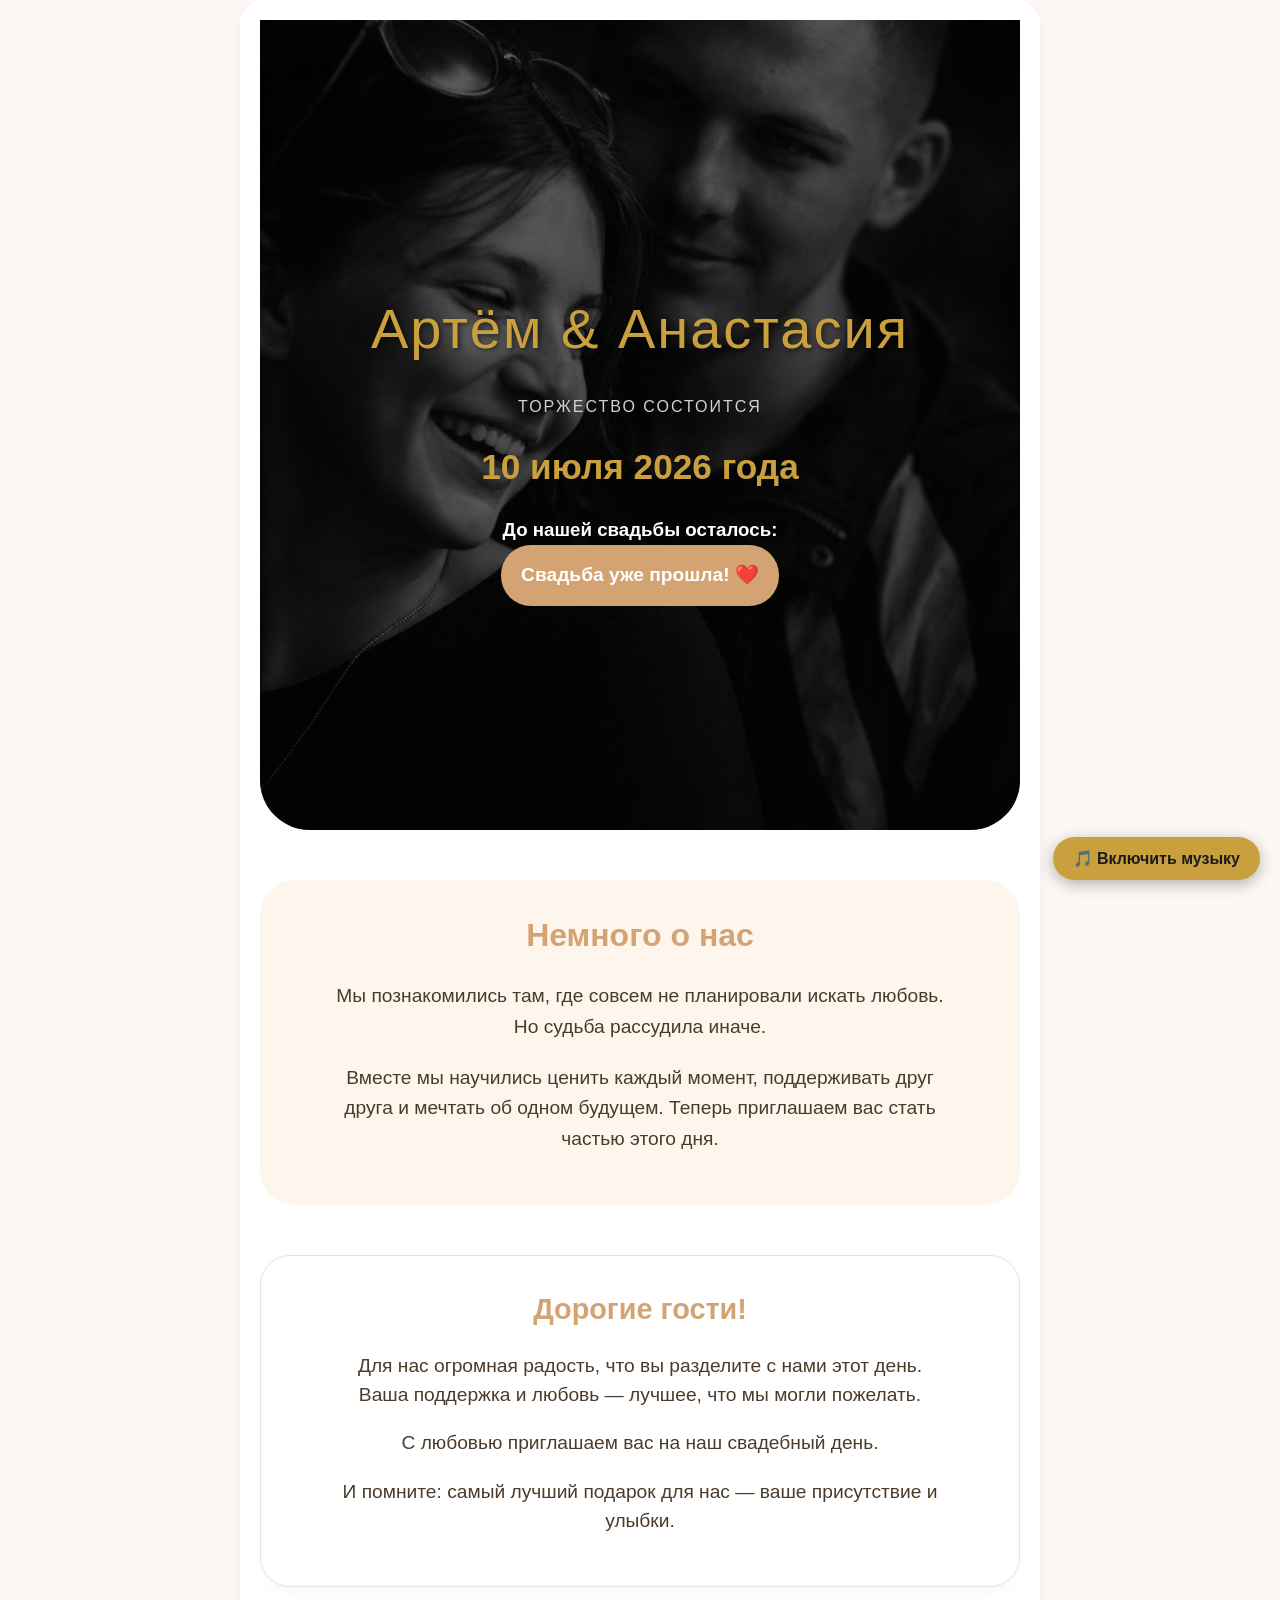
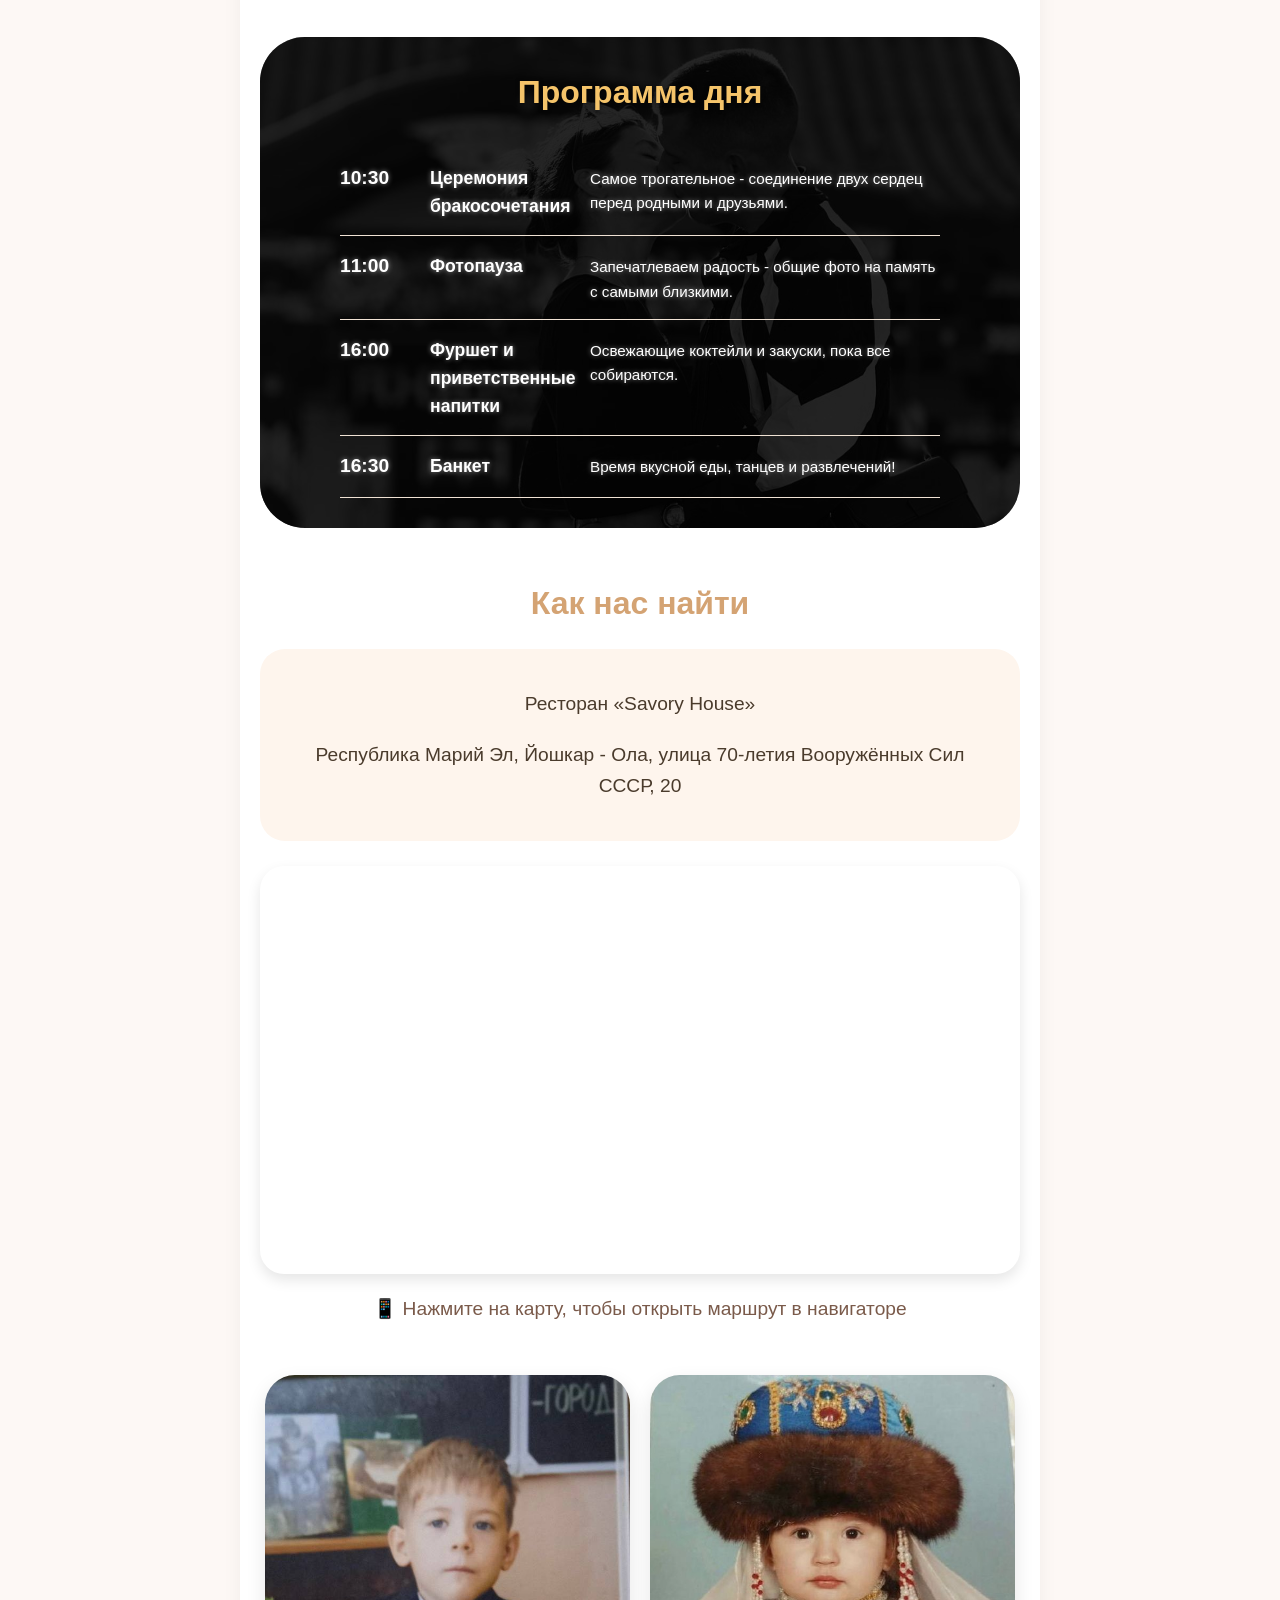
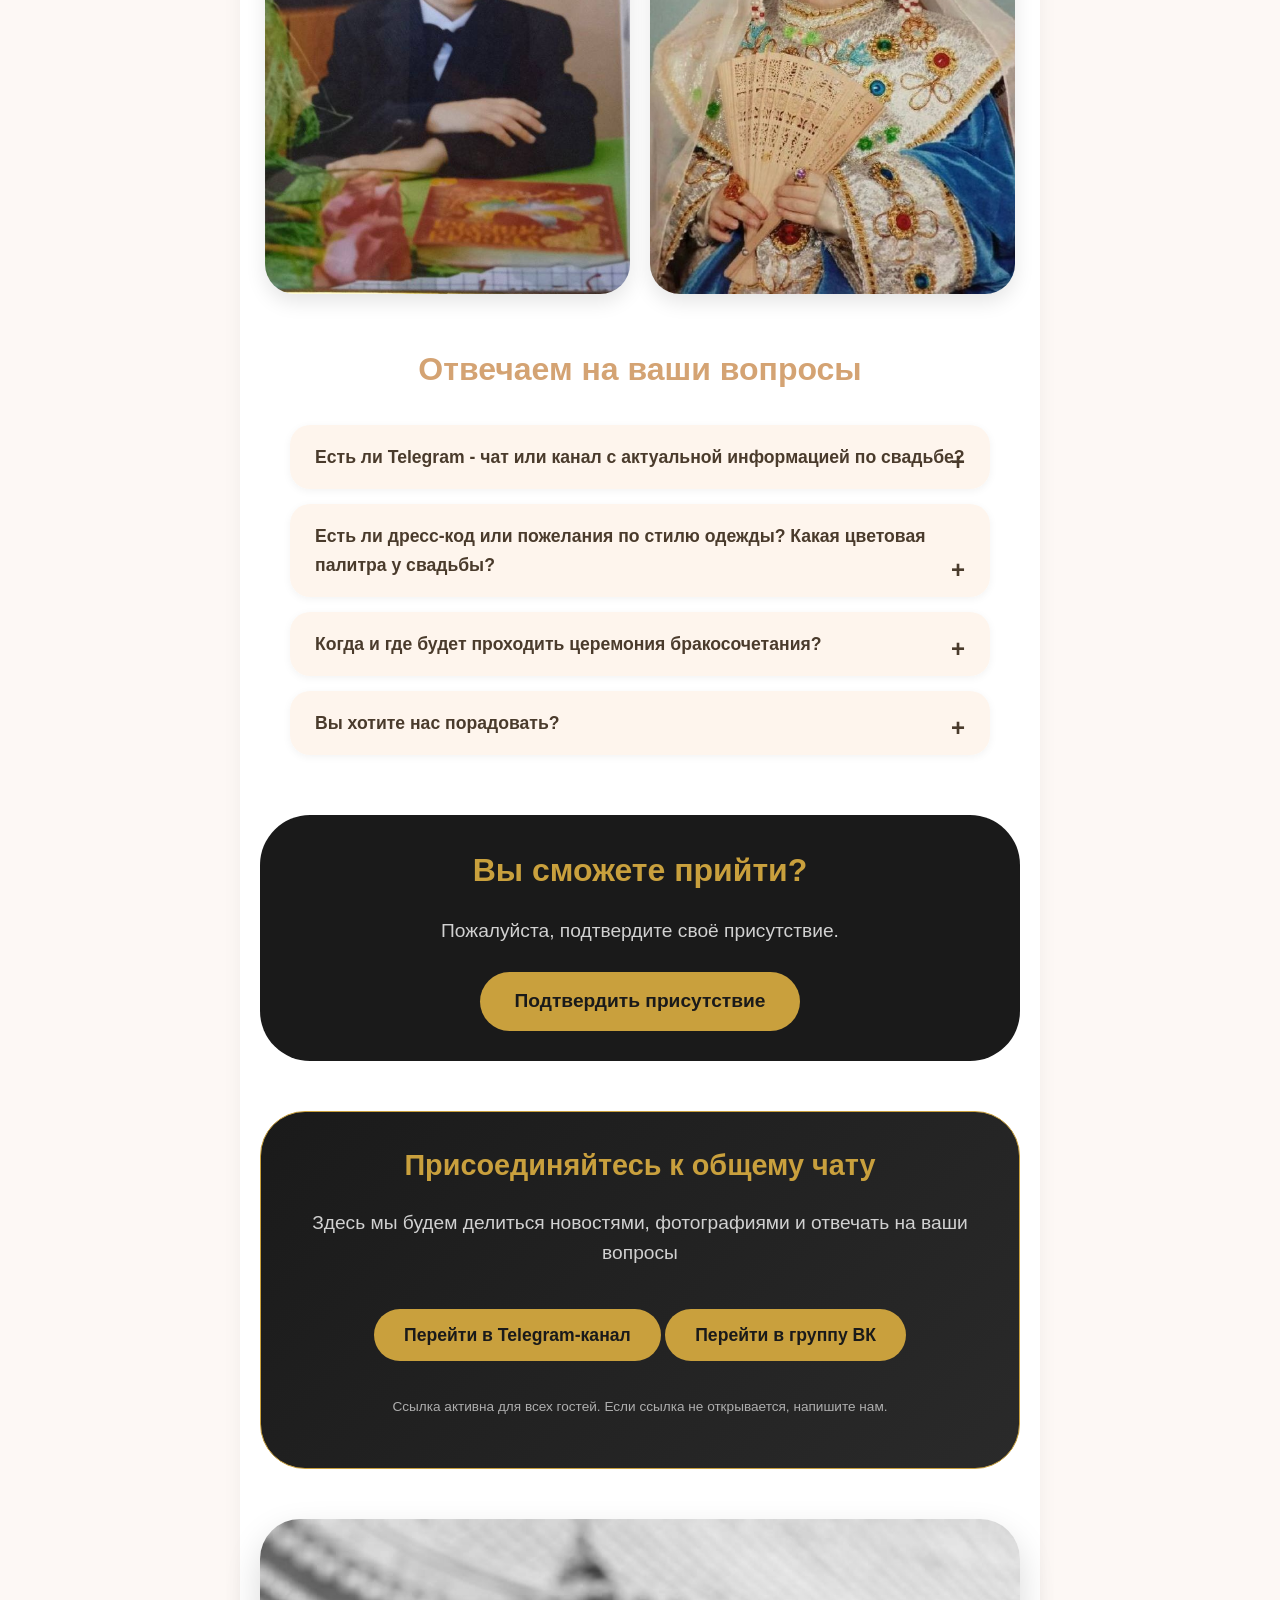
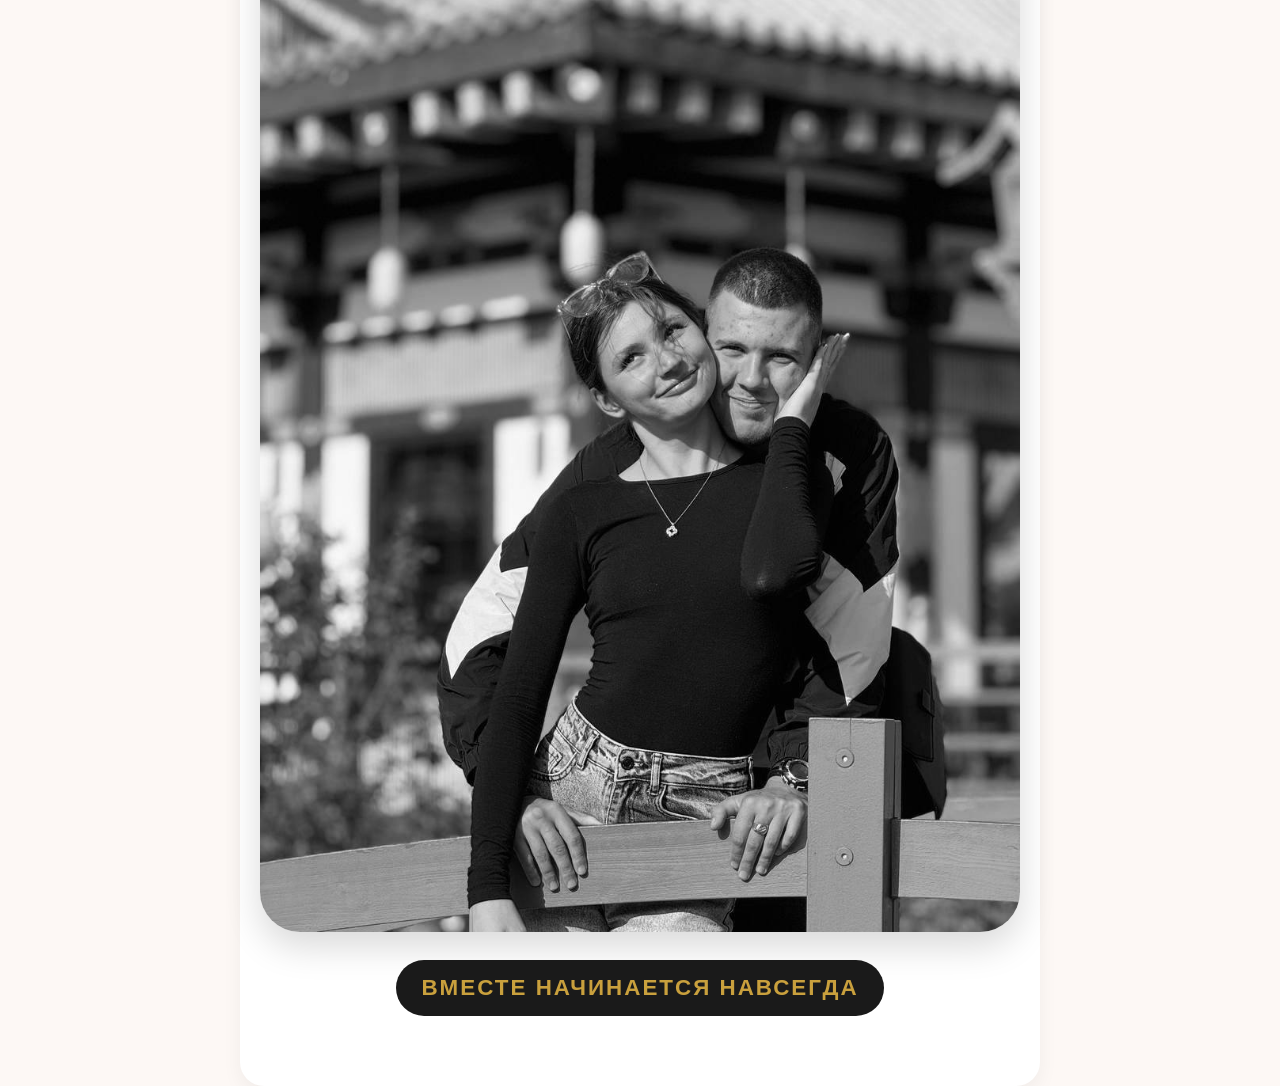
<file: index.html>
<!DOCTYPE html>
<html lang="ru">
<head>
    <meta charset="UTF-8">
    <meta name="viewport" content="width=device-width, initial-scale=1.0, user-scalable=yes">
    <title>Приглашение на свадьбу</title>
    <link rel="stylesheet" href="style.css">
</head>
<body>

    <!-- Здесь будет весь контент сайта -->
    <main>
        <!-- 1. Герой-блок с фоновой фотографией -->
    <div class="hero" id="hero">
        <div class="hero-overlay"></div>
        <div class="hero-content">
            <h1 class="names">Артём & Анастасия</h1>
            <div class="wedding-date-hero">
                <p class="date-label">Торжество состоится</p>
                <p class="date-full">10 июля 2026 года</p>
            </div>
            <!-- Таймер можно тоже оставить здесь, если хочешь -->
            <!-- 3. Таймер до свадьбы -->
        <h3>До нашей свадьбы осталось:</h3>
        <div class="timer" id="timer">
            <div><span id="days">0</span> дней</div>
            <div><span id="hours">0</span> часов</div>
            <div><span id="minutes">0</span> минут</div>
            <div><span id="seconds">0</span> секунд</div>
        </div>
        </div>
    </div>

<!-- 4. Немного о нас -->
    <div class="about-us">
        <h2>Немного о нас</h2>
        <div class="about-text">
            <p>Мы познакомились там, где совсем не планировали искать любовь. Но судьба рассудила иначе.</p>
            <p>Вместе мы научились ценить каждый момент, поддерживать друг друга и мечтать об одном будущем. Теперь приглашаем вас стать частью этого дня.</p>
        </div>
    </div>  
    
    <!-- 5. Обращение к гостям -->
    <div class="guests-message">
        <h2>Дорогие гости!</h2>
        <div class="message-text">
            <p>Для нас огромная радость, что вы разделите с нами этот день. Ваша поддержка и любовь — лучшее, что мы могли пожелать.</p>
            <p>С любовью приглашаем вас на наш свадебный день.</p>
            <p>И помните: самый лучший подарок для нас — ваше присутствие и улыбки.</p>
        </div>
    </div>  

    <!-- 6. Программа свадьбы -->
    <div class="program">
        <h2>Программа дня</h2>
        <div class="timeline">
            <div class="timeline-item">
                <div class="time">10:30</div>
                <div class="event">Церемония бракосочетания</div>
                <div class="desc">Самое трогательное - соединение двух сердец перед родными и друзьями.</div>
            </div>
            <div class="timeline-item">
                <div class="time">11:00</div>
                <div class="event">Фотопауза</div>
                <div class="desc">Запечатлеваем радость - общие фото на память с самыми близкими.</div>
            </div>
            <div class="timeline-item">
                <div class="time">16:00</div>
                <div class="event">Фуршет и приветственные напитки</div>
                <div class="desc">Освежающие коктейли и закуски, пока все собираются.</div>
            </div>
            <div class="timeline-item">
                <div class="time">16:30</div>
                <div class="event">Банкет</div>
                <div class="desc">Время вкусной еды, танцев и развлечений!</div>
            </div>
        </div>
    </div>

    <!-- 7. Место проведения -->
    <div class="location">
        <h2>Как нас найти</h2>
        <div class="address">
            <p>Ресторан «Savory House»</p>
            <p>Республика Марий Эл, Йошкар - Ола, улица 70-летия Вооружённых Сил СССР, 20</p>
        </div>
        <div class="map-container">
            <iframe 
                src="https://yandex.ru/map-widget/v1/?ll=47.891694,56.621644&z=17&pt=47.891694,56.621644"
                width="100%" height="400" style="border:0;" allowfullscreen="" loading="lazy">
            </iframe>
        </div>
        <div class="map-hint">
            <p>📱 Нажмите на карту, чтобы открыть маршрут в навигаторе</p>
        </div>
    </div>

    <!-- Коллаж из двух фотографий -->
    <div class="collage-2">
        <img src="images/photo1.jpg" alt="Фото 1">
        <img src="images/photo2.jpg" alt="Фото 2">
    </div>

     <!-- 8. Отвечаем на ваши вопросы -->
    <div class="faq">
        <h2>Отвечаем на ваши вопросы</h2>
        <div class="faq-list">
            <div class="faq-item">
                <div class="faq-question">Есть ли Telegram - чат или канал с актуальной информацией по свадьбе?</div>
                <div class="faq-answer">Да! Чуть ниже вы увидите иконку для перехода в свадебный канал. Важно! Если у вас не работает Telegram, то есть иконка с группой в ВК! </div>
            </div>
            <div class="faq-item">
    <div class="faq-question">Есть ли дресс-код или пожелания по стилю одежды? Какая цветовая палитра у свадьбы?</div>
    <div class="faq-answer">
        <p>Пожалуйста, приходите в красивой одежде, которая соответствует торжественному настроению. Мы будем рады, если вы поддержите цветовую палитру нашей свадьбы:</p>
        <div class="faq-palette">
            <div class="faq-color" style="background-color: #1A1A1A;"></div>
            <div class="faq-color" style="background-color: #4A4A4A;"></div>
            <div class="faq-color" style="background-color: #D1D1D1;"></div>
            <div class="faq-color" style="background-color: #D4AF37;"></div>
        </div>
        <p>Ориентируйтесь на эти оттенки.</p>
    </div>
</div>
            <div class="faq-item">
                <div class="faq-question">Когда и где будет проходить церемония бракосочетания?</div>
                <div class="faq-answer">ЗАГС г.Йошкар-Ола, Набережная Брюгге, 5</div>
            </div>
            <div class="faq-item">
                <div class="faq-question">Вы хотите нас порадовать?</div>
                <div class="faq-answer">Конечно вы хотите нас порадовать! Обязательная вещь, которую мы ждем от вас, небольшое дополнение к вашему подарку - ЭТО ЛОТЕРЕЙНЫЙ БИЛЕТ!:)</div>
            </div>
        </div>
    </div>
<!-- 9. Вы сможете прийти? -->
    <div class="rsvp-block">
        <h2>Вы сможете прийти?</h2>
        <p>Пожалуйста, подтвердите своё присутствие.</p>
        <a href="rsvp.html" class="rsvp-button">Подтвердить присутствие</a>
    </div>

 <!-- 10. Ссылка на чат для гостей -->
    <div class="chat-link">
        <h2>Присоединяйтесь к общему чату</h2>
        <p>Здесь мы будем делиться новостями, фотографиями и отвечать на ваши вопросы</p>
        <a href="https://t.me/+9aNEAiri9BJkZWRi" class="chat-button" target="_blank">Перейти в Telegram-канал</a>
        <a href="https://vk.ru/invite/hTj5CYk" class="chat-button" target="_blank">Перейти в группу ВК</a>
        <p class="chat-note">Ссылка активна для всех гостей. Если ссылка не открывается, напишите нам.</p>
    </div>

     <!-- 11. Финальная фотография и надпись -->
    <div class="final-photo">
        <img src="images/photo4.jpg" alt="Анастасия и Алексей">
        <p class="final-caption">Вместе начинается навсегда</p>
    </div>
    </main>

    <script src="script.js"></script>

    <script>
function handleFormSubmit(event) {
    event.preventDefault();
    const form = event.target;
    const formData = new FormData(form);
    
    fetch(form.action, {
        method: 'POST',
        body: new URLSearchParams(formData),
        mode: 'no-cors'
    }).then(() => {
        alert('Спасибо! Ваш ответ отправлен.');
        form.reset();
    }).catch(() => {
        alert('Произошла ошибка. Попробуйте ещё раз или свяжитесь с нами.');
    });
    
    return false;
}
</script>

    <!-- Музыкальный плеер -->
    <div class="music-player">
        <audio id="wedding-song" loop>
            <source src="song.mp3" type="audio/mpeg">
        </audio>
        <button id="playPauseBtn" class="music-btn">🎵 Включить музыку</button>
    </div>

    <script>
        const audio = document.getElementById('wedding-song');
        const btn = document.getElementById('playPauseBtn');

        if (audio && btn) {
            btn.addEventListener('click', () => {
                if (audio.paused) {
                    audio.play();
                    btn.innerHTML = '🎵 Выключить музыку';
                } else {
                    audio.pause();
                    btn.innerHTML = '🎵 Включить музыку';
                }
            });
        }
    </script>

</body>
</html>
</file>
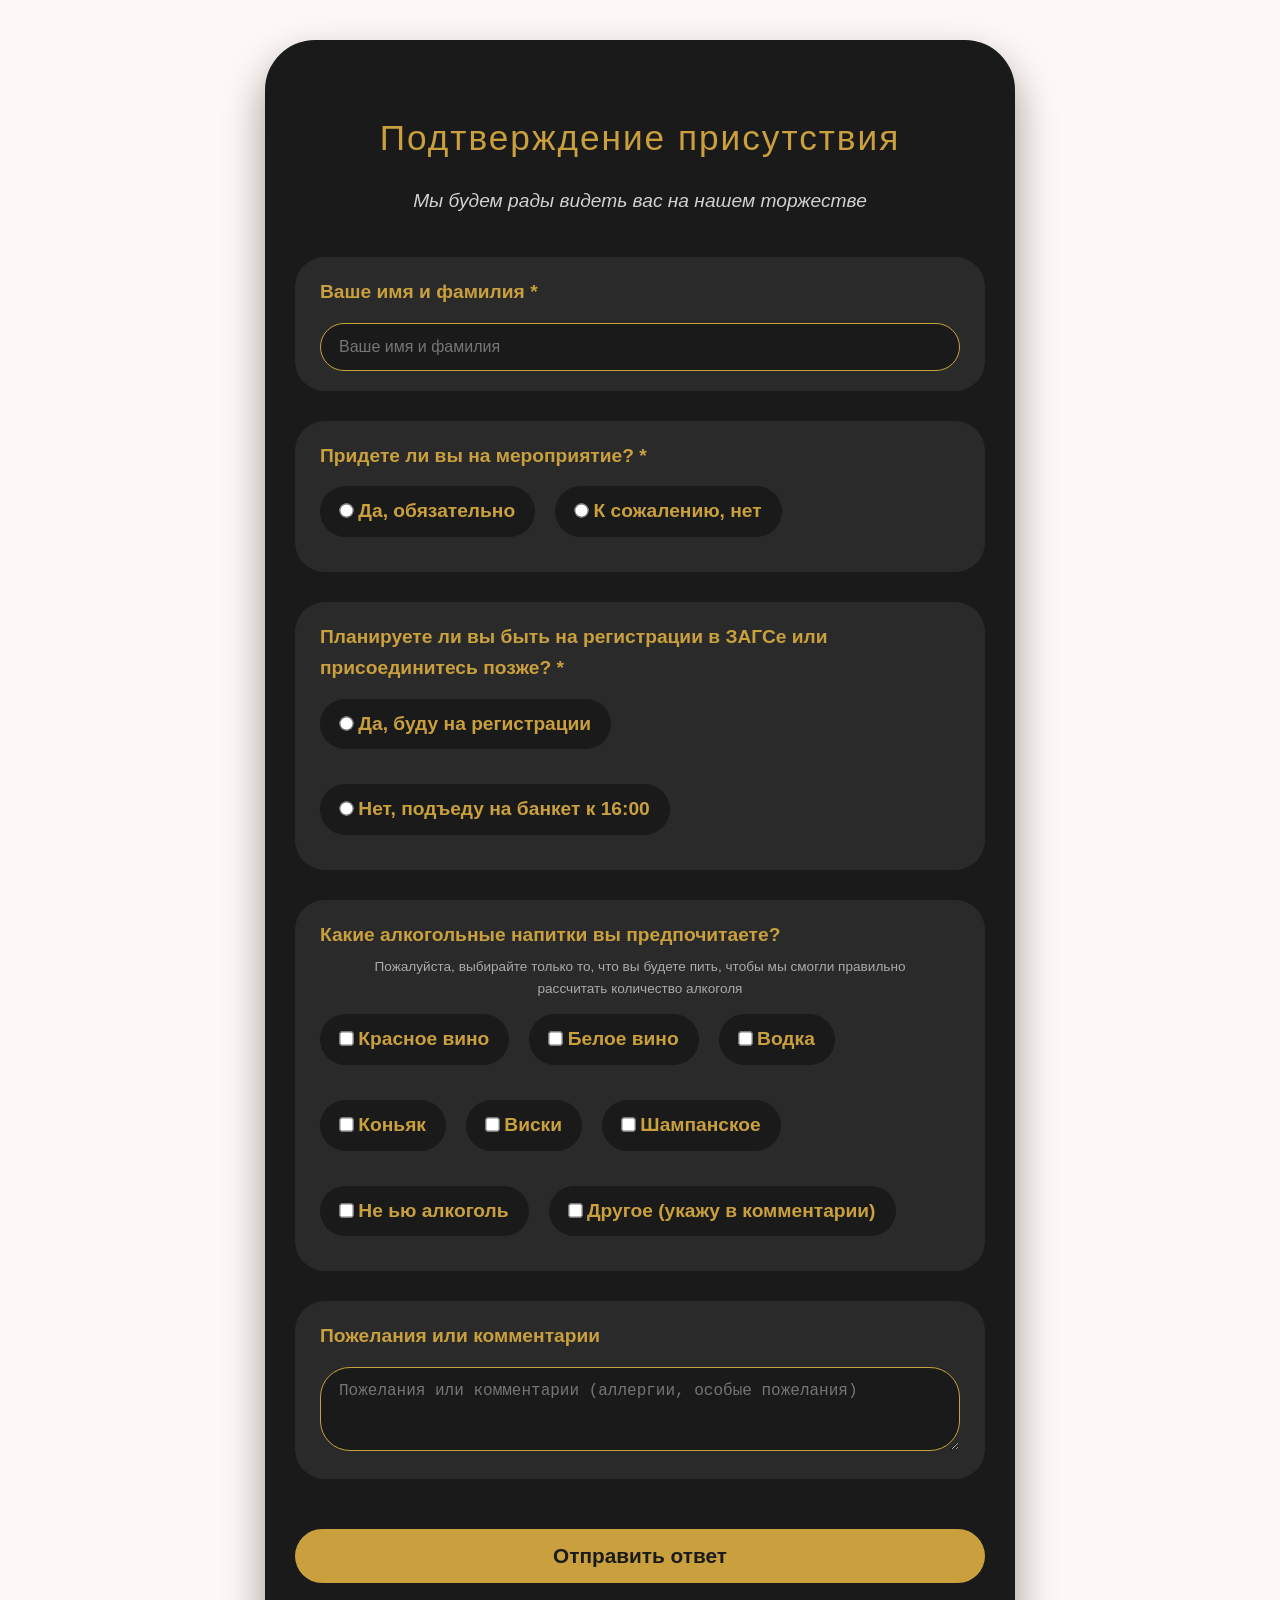
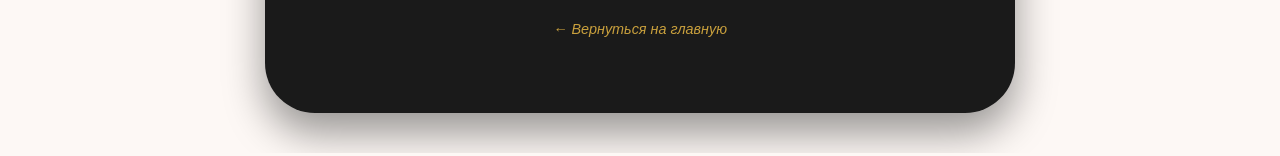
<file: rsvp.html>
<!DOCTYPE html>
<html lang="ru">
<head>
    <meta charset="UTF-8">
    <meta name="viewport" content="width=device-width, initial-scale=1.0, user-scalable=yes">
    <title>Подтверждение присутствия</title>
    <link rel="stylesheet" href="style.css">
</head>
<body>

<main class="rsvp-form-container">
    <h1>Подтверждение присутствия</h1>
    <p>Мы будем рады видеть вас на нашем торжестве</p>

   <form action="https://docs.google.com/forms/d/e/1FAIpQLSfu0c6_Ag5s8nDwBZImA6Xs-57AZUytdnD4jC5CqIbQhVjeXA/formResponse" method="POST" target="hidden_iframe" onsubmit="return handleFormSubmit(event)">

    <!-- БЛОК 1: ФИО -->
    <div class="form-block">
        <label>Ваше имя и фамилия *</label>
        <input type="text" name="entry.2004936686" placeholder="Ваше имя и фамилия" required>
    </div>

    <!-- БЛОК 2: Придете ли вы? -->
    <div class="form-block">
        <label>Придете ли вы на мероприятие? *</label>
        <div class="radio-group">
            <label class="radio-option"><input type="radio" name="entry.1032405879" value="Да, обязательно"> Да, обязательно</label>
            <label class="radio-option"><input type="radio" name="entry.1032405879" value="К сожалению, нет"> К сожалению, нет</label>
        </div>
    </div>

<div class="form-block">
    <label>Планируете ли вы быть на регистрации в ЗАГСе или присоединитесь позже? *</label>
        <div class="radio-group">
            <label class="radio-option"><input type="radio" name="entry.1583271151" value="Да, буду на регистрации"> Да, буду на регистрации</label>
            <label class="radio-option"><input type="radio" name="entry.1583271151" value="Нет, подъеду на банкет к 16:00"> Нет, подъеду на банкет к 16:00</label>
        </div>
    </div>

    <!-- БЛОК 3: Алкоголь (множественный выбор) -->
    <div class="form-block">
        <label>Какие алкогольные напитки вы предпочитаете?</label>
        <p class="hint">Пожалуйста, выбирайте только то, что вы будете пить, чтобы мы смогли правильно рассчитать количество алкоголя</p>
        <div class="checkbox-group">
            <label class="checkbox-option"><input type="checkbox" name="entry.412409316" value="Красное вино"> Красное вино</label>
            <label class="checkbox-option"><input type="checkbox" name="entry.412409316" value="Белое вино"> Белое вино</label>
            <label class="checkbox-option"><input type="checkbox" name="entry.412409316" value="Водка"> Водка</label>
            <label class="checkbox-option"><input type="checkbox" name="entry.412409316" value="Коньяк"> Коньяк</label>
            <label class="checkbox-option"><input type="checkbox" name="entry.412409316" value="Виски"> Виски</label>
            <label class="checkbox-option"><input type="checkbox" name="entry.412409316" value="Шампанкое"> Шампанское</label>
            <label class="checkbox-option"><input type="checkbox" name="entry.412409316" value="Не пью алкоголь"> Не ью алкоголь</label>
            <label class="checkbox-option"><input type="checkbox" name="entry.412409316" value="Другое (укажу в комментарии)"> Другое (укажу в комментарии)</label>
        </div>
    </div>

    <!-- БЛОК 4: Дополнительные пожелания -->
    <div class="form-block">
        <label>Пожелания или комментарии</label>
        <textarea name="entry.2114087995" rows="3" placeholder="Пожелания или комментарии (аллергии, особые пожелания)"></textarea>
    </div>

    <button type="submit" class="submit-btn">Отправить ответ</button>
</form>

    <p class="back-link"><a href="index.html">← Вернуться на главную</a></p>
</main>
    
</body>
</html>
</file>
<file: style.css>
/* Общие настройки для всего сайта */
* {
    margin: 0;
    padding: 0;
    box-sizing: border-box;
}

body {
    font-family: 'Segoe UI', Tahoma, Geneva, Verdana, sans-serif;
    background-color: #fdf8f5;
    color: #4a3b2c;
    line-height: 1.6;
}

/* Главный заголовок */
h1 {
    text-align: center;
    font-size: 2.2rem;
    margin: 40px 20px 20px;
    color: #d4a373;
    font-weight: 300;
    letter-spacing: 2px;
}

/* Абзац-заглушка */
p {
    text-align: center;
    margin: 20px;
    font-size: 1.2rem;
}

/* Контейнер для всего контента */
main {
    max-width: 800px;
    margin: 0 auto;
    padding: 20px;
    background: white;
    border-radius: 24px;
    box-shadow: 0 8px 20px rgba(0,0,0,0.05);
}

/* Блок "Наши имена" */
/* Герой-блок с фоновой фотографией */
.hero {
    position: relative;
    background-image: url('images/photo3.jpg');
    background-size: cover;
    background-position: center 30%;
    background-repeat: no-repeat;
    min-height: 90vh;
    display: flex;
    align-items: center;
    justify-content: center;
    text-align: center;
    border-radius: 0 0 50px 50px;
    margin-bottom: 40px;
}

.hero-overlay {
    position: absolute;
    top: 0;
    left: 0;
    width: 100%;
    height: 100%;
    background: rgba(0, 0, 0, 0.55);
    border-radius: 0 0 50px 50px;
}

.hero-content {
    position: relative;
    z-index: 2;
    padding: 30px 20px;
    color: white;
}

.names {
    font-size: 3.5rem;
    color: #C9A03D;
    margin-bottom: 15px;
    letter-spacing: 2px;
    text-shadow: 2px 2px 5px rgba(0,0,0,0.5);
}

.invite-text {
    font-size: 1.3rem;
    color: #F0F0F0;
    margin-bottom: 30px;
}

.wedding-date-hero .date-label {
    font-size: 1rem;
    text-transform: uppercase;
    letter-spacing: 2px;
    color: #D1D1D1;
    margin-bottom: 8px;
}

.wedding-date-hero .date-full {
    font-size: 2.2rem;
    font-weight: bold;
    color: #C9A03D;
}

@media (max-width: 700px) {
    .names {
        font-size: 2.2rem;
    }
    .invite-text {
        font-size: 1rem;
    }
    .wedding-date-hero .date-full {
        font-size: 1.6rem;
    }
}

/* Таймер */
.timer-block {
    text-align: center;
    margin: 40px 0;
    padding: 20px;
    background: #ffffff;
    border-radius: 30px;
    box-shadow: 0 4px 15px rgba(0,0,0,0.05);
}

.timer-block h3 {
    font-size: 1.5rem;
    color: #4a3b2c;
    margin-bottom: 20px;
}

.timer {
    display: flex;
    justify-content: center;
    gap: 25px;
    flex-wrap: wrap;
}

.timer div {
    background: #d4a373;
    color: white;
    padding: 15px 20px;
    border-radius: 30px;
    font-size: 1.2rem;
    font-weight: bold;
    min-width: 90px;
}

.timer span {
    font-size: 2rem;
    display: block;
    font-weight: bold;
}

/* Блок "Немного о нас" */
.about-us {
    margin: 50px 0;
    text-align: center;
    background: #fef5ed;
    padding: 30px 20px;
    border-radius: 35px;
}

.about-us h2 {
    font-size: 2rem;
    color: #d4a373;
    margin-bottom: 20px;
}

.about-text {
    max-width: 650px;
    margin: 0 auto;
    font-size: 1.1rem;
    line-height: 1.6;
    color: #4a3b2c;
}

/* Обращение к гостям */
.guests-message {
    margin: 50px 0;
    text-align: center;
    background: #ffffff;
    border: 1px solid #f0e2d4;
    border-radius: 30px;
    padding: 30px 25px;
    box-shadow: 0 4px 12px rgba(0,0,0,0.03);
}

.guests-message h2 {
    font-size: 1.8rem;
    color: #d4a373;
    margin-bottom: 20px;
}

.message-text {
    max-width: 650px;
    margin: 0 auto;
    font-size: 1.05rem;
    line-height: 1.5;
}

/* Программа дня */
 /* Программа дня с фоновой картинкой */
.program {
    margin: 50px 0;
    text-align: center;
    background-image: url('images/photo5.jpg');
    background-size: cover;
    background-position: center;
    background-attachment: local;
    border-radius: 45px;
    padding: 30px 20px;
    position: relative;
    color: #F5E6D3; /* текст станет белым, читаемым на тёмном фоне */
}

/* Затемнение поверх фона, чтобы текст читался */
.program::before {
    content: '';
    position: absolute;
    top: 0;
    left: 0;
    width: 100%;
    height: 100%;
    background: rgba(0, 0, 0, 0.85);
    border-radius: 45px;
    z-index: 1;
}

.program,
.program .timeline-item,
.program .time,
.program .event,
.program .desc {
    color: #FFFFFF !important;
}

.program h2,
.program .timeline {
    position: relative;
    z-index: 2;
    text-shadow: 1px 1px 3px rgba(0,0,0,0.5);
}

/* Заголовок программы (золотой) */
.program h2 {
    color: #C9A03D;
}

.program h2 {
    font-size: 2rem;
    color: #F5C46A; /* чуть ярче золотого */
    margin-bottom: 30px;
    text-shadow: 0 0 4px rgba(0,0,0,0.5);
}

.timeline {
    max-width: 600px;
    margin: 0 auto;
    text-align: left;
}

.timeline-item {
    display: flex;
    flex-wrap: wrap;
    align-items: baseline;
    padding: 15px 0;
    border-bottom: 1px solid #f0e2d4;
     text-shadow: 0 0 5px rgba(255,255,255,0.5);
}

.time {
    width: 90px;
    font-weight: bold;
    font-size: 1.2rem;
    color: #a4724a;
}

.event {
    width: 160px;
    font-weight: bold;
    font-size: 1.1rem;
    color: #4a3b2c;
}

.desc {
    flex: 1;
    font-size: 0.95rem;
    color: #7a5a4a;
}

@media (max-width: 600px) {
    .timeline-item {
        flex-direction: column;
        gap: 8px;
    }
    .time, .event {
        width: auto;
    }
    .desc {
        margin-left: 0;
        font-size: 0.9rem;
    }
}

/* Место проведения и карта */
.location {
    margin: 50px 0;
    text-align: center;
}

.location h2 {
    font-size: 2rem;
    color: #d4a373;
    margin-bottom: 20px;
}

.address {
    background: #fef5ed;
    padding: 20px;
    border-radius: 25px;
    margin-bottom: 25px;
    font-size: 1.1rem;
}

.map-container {
    border-radius: 24px;
    overflow: hidden;
    box-shadow: 0 6px 14px rgba(0,0,0,0.1);
}

.map-hint {
    margin-top: 15px;
    font-size: 0.9rem;
    color: #7a5a4a;
}

/* Коллаж из двух фото */
.collage-2 {
    display: flex;
    gap: 20px;
    justify-content: center;
    margin: 50px 0;
    flex-wrap: wrap;
}

.collage-2 img {
    width: 48%;
    max-width: 400px;
    border-radius: 30px;
    box-shadow: 0 8px 20px rgba(0,0,0,0.1);
    object-fit: cover;
    transition: transform 0.3s;
}

.collage-2 img:hover {
    transform: scale(1.02);
}

/* На телефоне картинки будут одна под другой */
@media (max-width: 600px) {
    .collage-2 {
        flex-wrap: nowrap;
        gap: 10px;
    }
    .collage-2 img {
        width: 50%;
    }
}

/* FAQ (аккордеон) */
.faq {
    margin: 50px 0;
}

.faq h2 {
    text-align: center;
    font-size: 2rem;
    color: #d4a373;
    margin-bottom: 30px;
}

.faq-list {
    max-width: 700px;
    margin: 0 auto;
}

.faq-item {
    background: #ffffff;
    border-radius: 20px;
    margin-bottom: 15px;
    box-shadow: 0 2px 8px rgba(0,0,0,0.05);
    overflow: hidden;
}

.faq-question {
    background: #fef5ed;
    padding: 18px 25px;
    font-weight: bold;
    font-size: 1.1rem;
    cursor: pointer;
    position: relative;
    transition: background 0.3s;
}

.faq-question:hover {
    background: #f7e8dd;
}

.faq-question::after {
    content: '+';
    position: absolute;
    right: 25px;
    font-size: 1.5rem;
    font-weight: bold;
}

.faq-item.active .faq-question::after {
    content: '−';
}

.faq-answer {
    padding: 0 25px;
    max-height: 0;
    overflow: hidden;
    transition: max-height 0.3s ease-out, padding 0.3s;
    background: #ffffff;
    line-height: 1.5;
    color: #4a3b2c;
}

.faq-item.active .faq-answer {
    padding: 15px 25px 20px;
    max-height: 500px;
}

/* Цветовая палитра внутри вопроса FAQ */
.faq-palette {
    display: flex;
    gap: 12px;
    justify-content: center;
    margin: 15px 0;
    flex-wrap: wrap;
}

.faq-color {
    width: 60px;
    height: 60px;
    border-radius: 15px;
    box-shadow: 0 4px 10px rgba(0,0,0,0.1);
    transition: transform 0.2s;
}

.faq-color:hover {
    transform: scale(1.05);
}

@media (max-width: 600px) {
    .faq-color {
        width: 50px;
        height: 50px;
    }
}

/* Блок RSVP (кнопка) */
.rsvp-block {
    text-align: center;
    margin: 60px 0 40px;
    padding: 30px 20px;
    background: #1A1A1A;
    border-radius: 50px;
    color: white;
}

.rsvp-block h2 {
    font-size: 2rem;
    color: #C9A03D;
    margin-bottom: 15px;
}

.rsvp-block p {
    color: #D1D1D1;
    margin-bottom: 25px;
}

.rsvp-button {
    display: inline-block;
    background: #C9A03D;
    color: #1A1A1A;
    padding: 14px 35px;
    font-size: 1.2rem;
    font-weight: bold;
    text-decoration: none;
    border-radius: 40px;
    transition: background 0.3s, transform 0.2s;
}

.rsvp-button:hover {
    background: #D4AF37;
    transform: scale(1.02);
}

/* Ссылка на чат для гостей */
.chat-link {
    text-align: center;
    margin: 50px 0;
    padding: 30px 20px;
    background: linear-gradient(135deg, #1A1A1A, #2A2A2A);
    border-radius: 45px;
    color: #D1D1D1;
    border: 1px solid #C9A03D;
}

.chat-link h2 {
    font-size: 1.8rem;
    color: #C9A03D;
    margin-bottom: 15px;
}

.chat-button {
    display: inline-block;
    background: #C9A03D;
    color: #1A1A1A;
    padding: 12px 30px;
    font-size: 1.1rem;
    font-weight: bold;
    text-decoration: none;
    border-radius: 40px;
    margin: 20px 0 15px;
    transition: background 0.3s;
}

.chat-button:hover {
    background: #D4AF37;
}

.chat-note {
    font-size: 0.85rem;
    opacity: 0.8;
}

/* Финальная фотография */
.final-photo {
    text-align: center;
    margin: 50px 0 30px;
}

.final-photo img {
    max-width: 100%;
    height: auto;
    border-radius: 40px;
    box-shadow: 0 15px 35px rgba(0,0,0,0.15);
    transition: transform 0.3s;
}

.final-photo img:hover {
    transform: scale(1.01);
}

.final-caption {
    margin-top: 20px;
    font-size: 1.4rem;
    font-weight: bold;
    letter-spacing: 2px;
    color: #C9A03D;
    text-transform: uppercase;
    background: #1A1A1A;
    display: inline-block;
    padding: 10px 25px;
    border-radius: 50px;
}

/*выбор несколько вариантов ответов*/
.checkbox-group {
    margin: 15px 0 25px;
    display: flex;
    flex-wrap: wrap;
    gap: 12px;
}

.checkbox-option {
    background: #2a2a2a;
    padding: 8px 16px;
    border-radius: 40px;
    cursor: pointer;
    transition: background 0.2s;
    color: #D1D1D1;
}

.checkbox-option input {
    margin-right: 8px;
    transform: scale(1.1);
    accent-color: #C9A03D;
}

.checkbox-option:hover {
    background: #3a3a3a;
}

/* ================= СТИЛИ ДЛЯ ФОРМЫ (RSVP) ================= */

/* Контейнер всей страницы формы */
.rsvp-form-container {
    max-width: 750px;
    margin: 40px auto;
    padding: 30px;
    background: #1A1A1A;
    border-radius: 50px;
    box-shadow: 0 20px 40px rgba(0,0,0,0.4);
    color: #E0E0E0;
}

/* Заголовки */
.rsvp-form-container h1 {
    text-align: center;
    color: #C9A03D;
    font-size: 2.2rem;
    margin-bottom: 10px;
}

.rsvp-form-container > p {
    text-align: center;
    color: #D1D1D1;
    margin-bottom: 40px;
    font-style: italic;
}

/* Блок каждого вопроса */
.form-block {
    background: #2A2A2A;
    padding: 20px 25px;
    border-radius: 30px;
    margin-bottom: 30px;
    transition: all 0.3s;
}

.form-block label {
    font-weight: bold;
    display: block;
    margin-bottom: 15px;
    font-size: 1.2rem;
    color: #C9A03D;
}

/* Подсказки (маленький текст под вопросом) */
.hint {
    font-size: 0.85rem;
    color: #AAAAAA;
    margin-top: -10px;
    margin-bottom: 15px;
}

/* Радиокнопки (кружочки) и чекбоксы (квадратики) */
.radio-group, .checkbox-group {
    display: flex;
    flex-wrap: wrap;
    gap: 20px;
    margin: 5px 0 0;
}

.radio-option, .checkbox-option {
    display: inline-flex;
    align-items: center;
    gap: 10px;
    cursor: pointer;
    background: #1A1A1A;
    padding: 10px 20px;
    border-radius: 40px;
    transition: background 0.3s;
    color: #E0E0E0;
}

.radio-option:hover, .checkbox-option:hover {
    background: #C9A03D;
    color: #1A1A1A;
}

.radio-option input, .checkbox-option input {
    width: auto;
    margin: 0;
    transform: scale(1.1);
    accent-color: #C9A03D;
}

/* Поля ввода текста и выпадающие списки */
input, select, textarea {
    width: 100%;
    padding: 14px 18px;
    background: #1A1A1A;
    border: 1px solid #C9A03D;
    border-radius: 30px;
    color: #FFFFFF;
    font-size: 1rem;
    box-sizing: border-box;
    transition: all 0.3s;
}

input:focus, select:focus, textarea:focus {
    outline: none;
    border-color: #D4AF37;
    box-shadow: 0 0 8px rgba(201, 160, 61, 0.5);
}

/* Кнопка отправки */
.submit-btn {
    background: #C9A03D;
    color: #1A1A1A;
    border: none;
    padding: 15px 30px;
    font-size: 1.3rem;
    font-weight: bold;
    border-radius: 50px;
    width: 100%;
    cursor: pointer;
    transition: all 0.3s;
    margin-top: 20px;
}

.submit-btn:hover {
    background: #D4AF37;
    transform: scale(1.02);
    box-shadow: 0 5px 15px rgba(0,0,0,0.3);
}

/* Ссылка "Вернуться на главную" */
.back-link {
    text-align: center;
    margin-top: 30px;
}

.back-link a {
    color: #C9A03D;
    text-decoration: none;
    font-size: 0.9rem;
    transition: color 0.3s;
}

.back-link a:hover {
    color: #D4AF37;
    text-decoration: underline;
}

/* Музыкальный плеер */
.music-player {
    position: fixed;
    bottom: 20px;
    right: 20px;
    z-index: 1000;
}

.music-btn {
    background: #C9A03D;
    color: #1A1A1A;
    border: none;
    padding: 12px 20px;
    border-radius: 50px;
    font-size: 1rem;
    font-weight: bold;
    cursor: pointer;
    box-shadow: 0 4px 15px rgba(0,0,0,0.3);
    transition: all 0.3s;
}

.music-btn:hover {
    background: #D4AF37;
    transform: scale(1.05);
}
</file>
